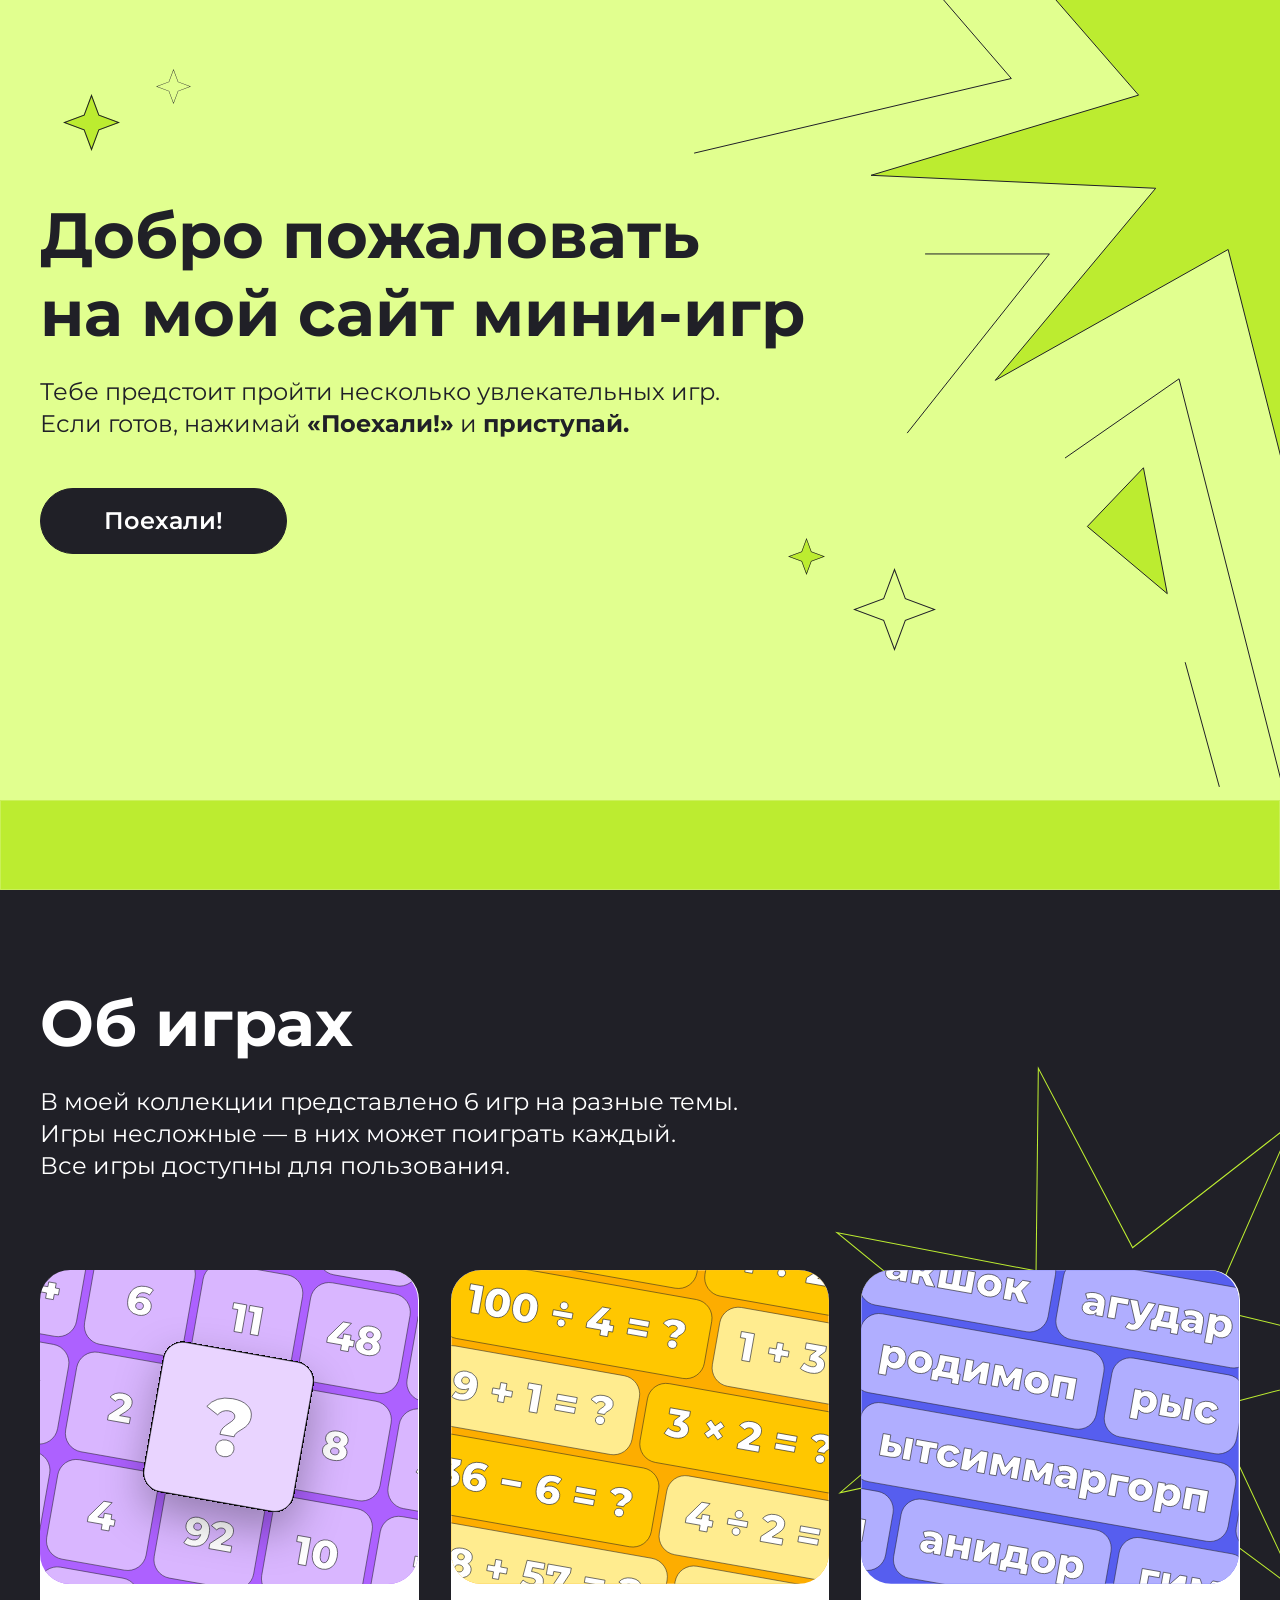
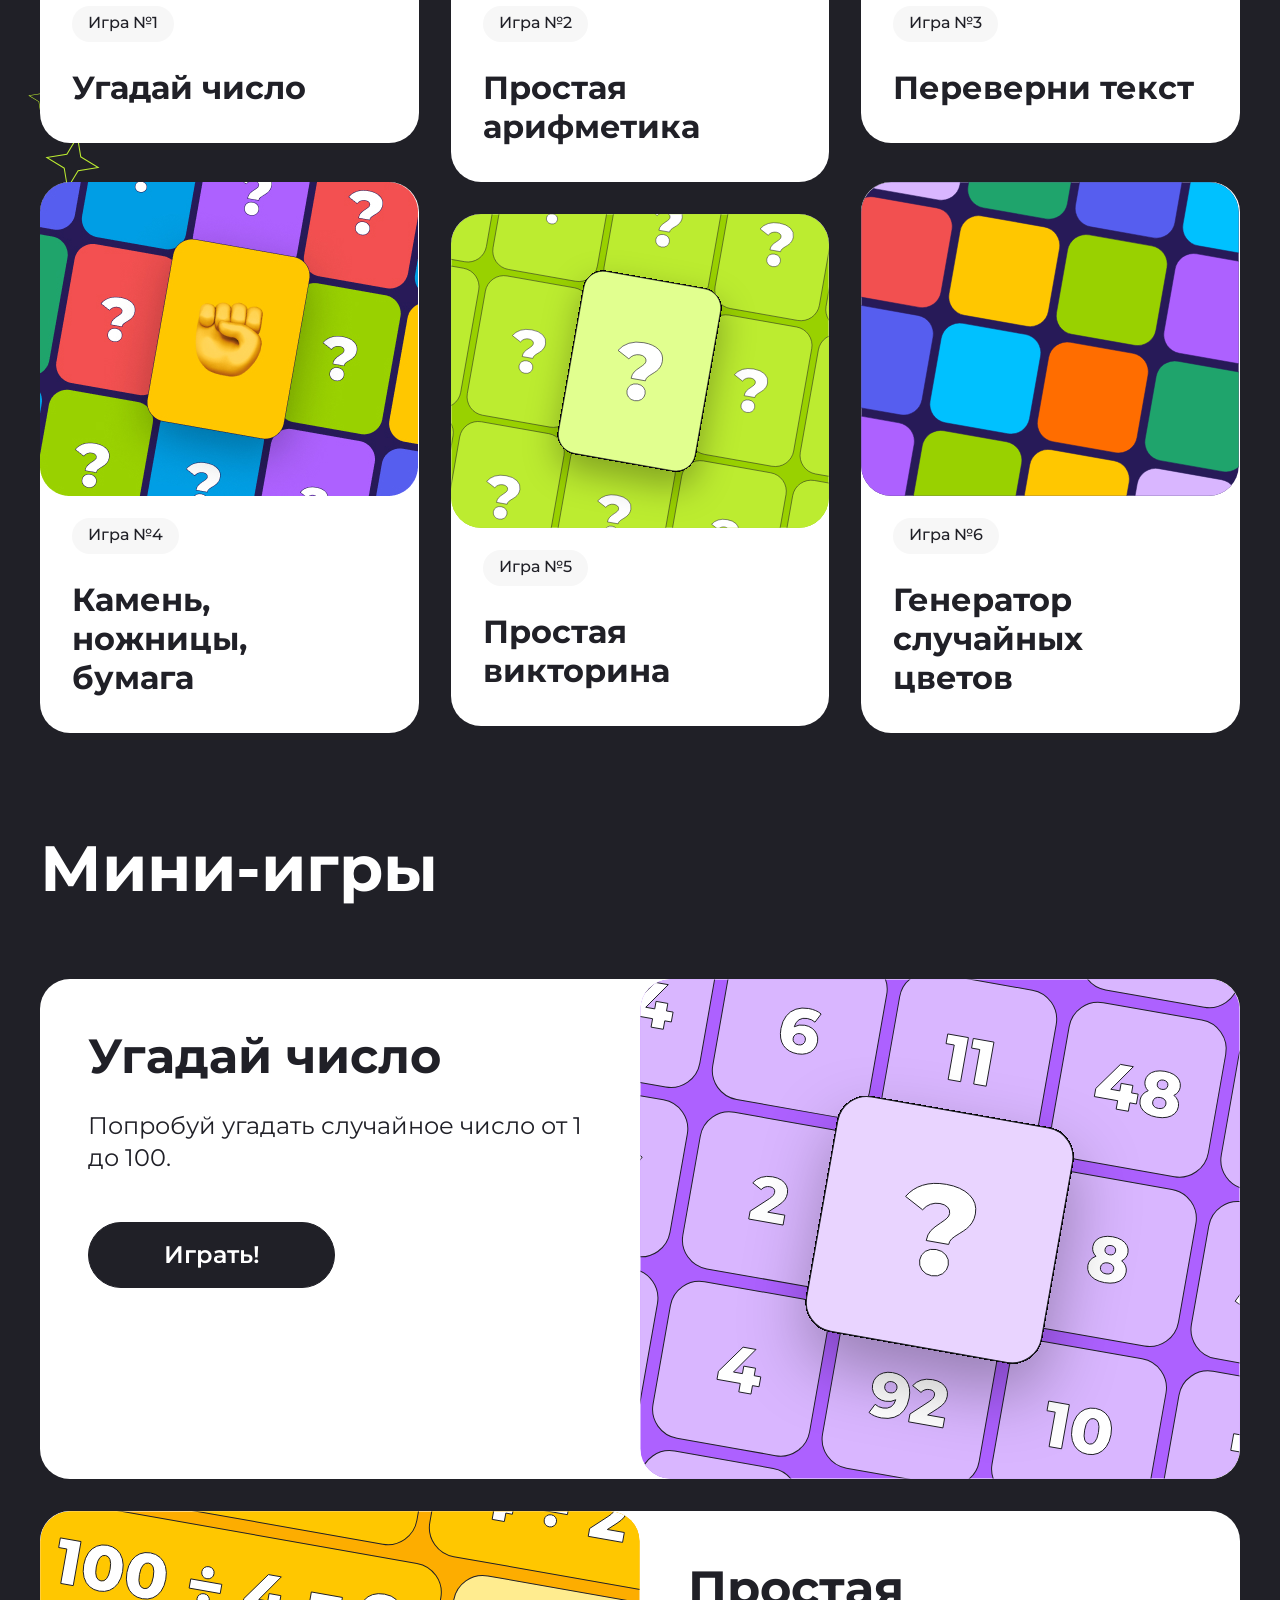
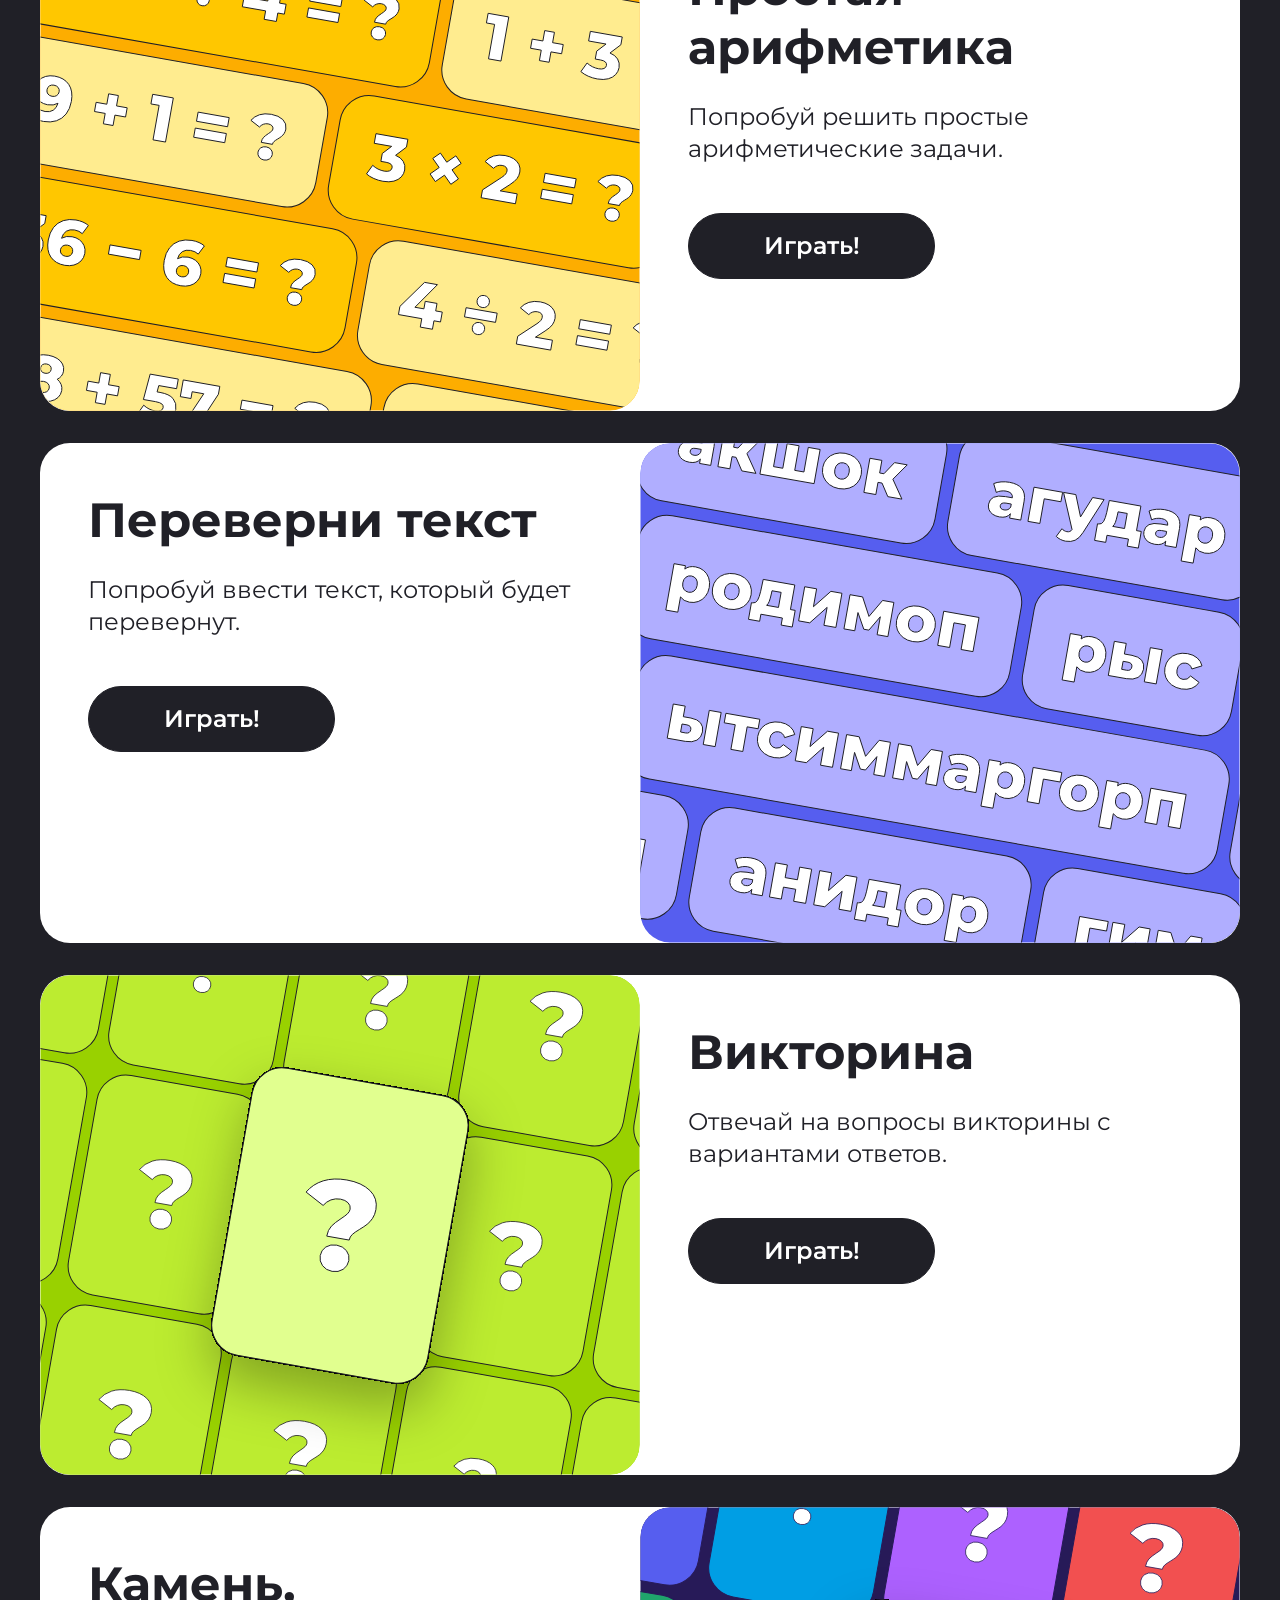
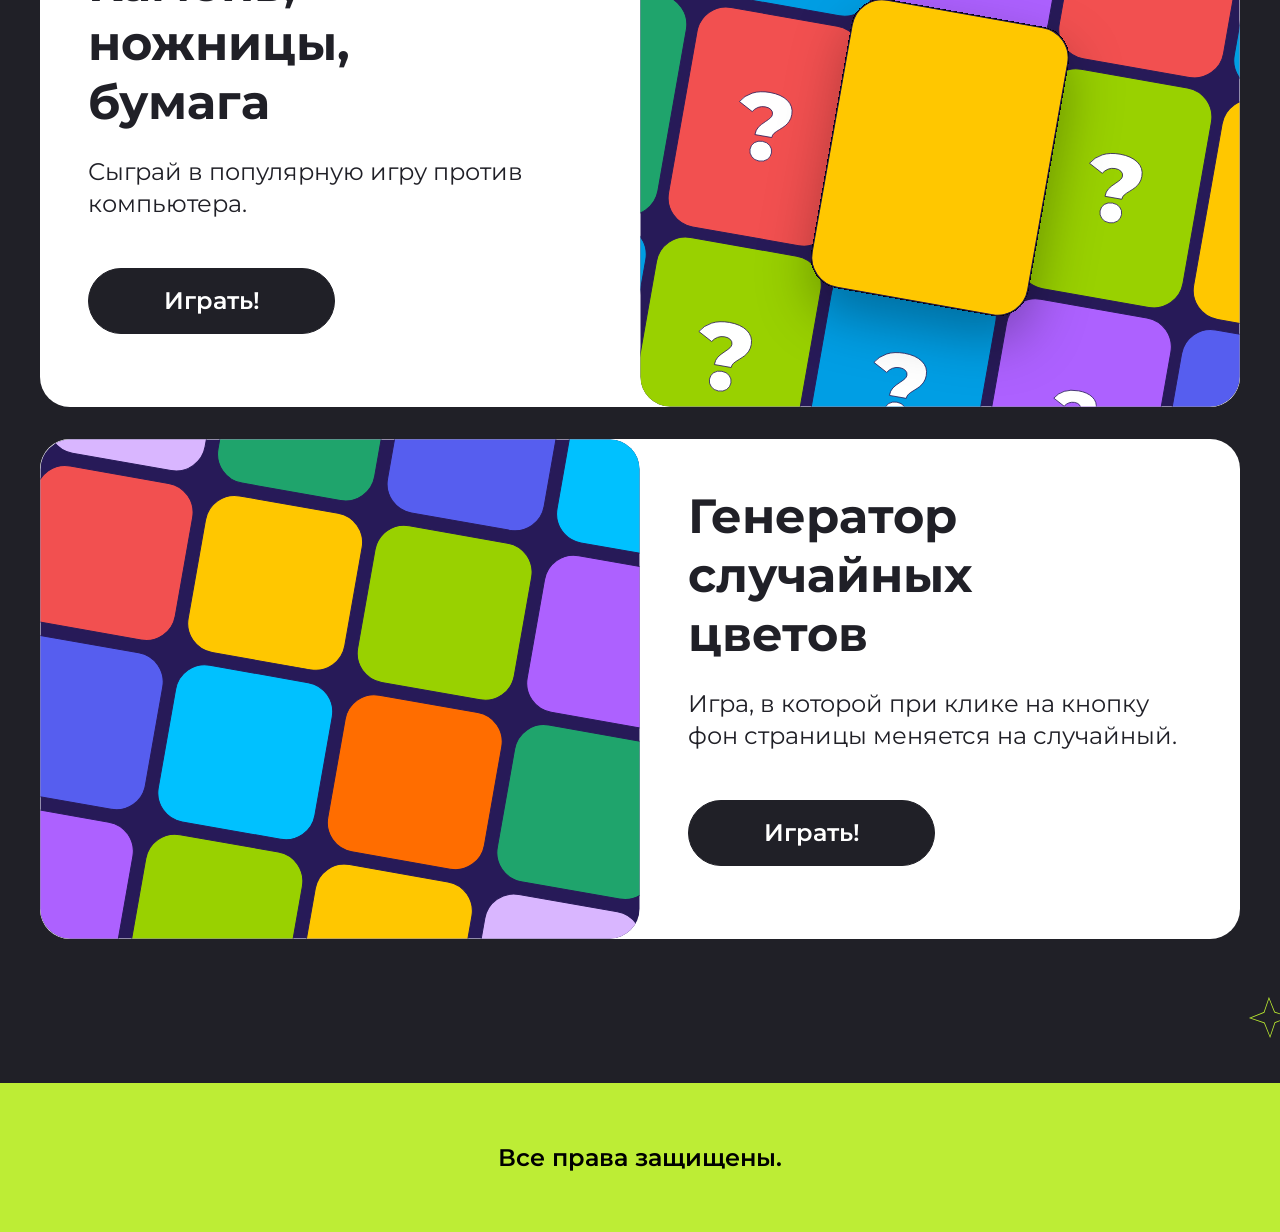
<file: index.html>
<!DOCTYPE html>
<html lang="en">

<head>
    <meta charset="UTF-8">
    <meta name="viewport" content="width=device-width, initial-scale=1.0">
    <title>Mini games Site</title>
    <link rel="preconnect" href="https://fonts.googleapis.com">
    <link rel="preconnect" href="https://fonts.gstatic.com" crossorigin>
    <link href="https://fonts.googleapis.com/css2?family=Montserrat:ital,wght@0,100..900;1,100..900&display=swap"
        rel="stylesheet">
    <link rel="stylesheet" href="style.css">
</head>

<body>
    <header class="header">
        <img class="header__bigstar" src="./gamesitepics/stargroup.svg" alt="stars">
        <img class="header__smallstar1" src="./gamesitepics/Star_2.svg" alt="smallstar">
        <img class="header__smallstar2" src="./gamesitepics/Star_4.svg" alt="smallstar">
        <img class="header__smallstar3" src="./gamesitepics/Star_4.svg" alt="smallstar">
        <img class="header__smallstar4" src="./gamesitepics/Star_2.svg" alt="smallstar">

        <div class="menu-mobile">
            <img class="mobilestar" src="./gamesitepics/mobilestar.svg" alt="mobilestar">
        </div>

        <section class="head center">
            <h1 class="head__heading center">Добро пожаловать <br> на мой сайт мини-игр</h1>
            <p class="head__paragraph center">Тебе предстоит пройти несколько увлекательных игр. Если готов, нажимай
                <b>«Поехали!»</b> и <b>приступай.</b>
            </p>
            <a class="button head__button center" href="#game-box">Поехали!</a>
        </section>
    </header>

    <section class="line">
        <div class="line__box">

        </div>
    </section>

    <section class="game-box center" id="game-box">
        <div class="game-box__desc">
            <img class="game-box__star1" src="./gamesitepics/Star_1.svg" alt="star">
            <img class="game-box__star2" src="./gamesitepics/Star_green.svg" alt="star">
            <img class="game-box__star3" src="./gamesitepics/Star_green.svg" alt="star">
            <section class="center">
                <h2 class="game-box__heading">Об играх</h2>
                <p class="game-box__paragraph">В моей коллекции представлено 6 игр на разные темы.
                    <br>Игры несложные — в них может поиграть каждый.
                    <br>Все игры доступны для пользования.
                </p>
            </section>
        </div>
        <section class="game center">
            <a class="game__item game__item_1" href="#chislo">
                <div class="game__item-box">
                    <p class="game__item-number">Игра №1</p>
                    <h3 class="game__item-name">Угадай число</h3>
                </div>
            </a>
            <a class="game__item game__item_2 game__item_big" href="#simple">
                <div class="game__item-box">
                    <p class="game__item-number">Игра №2</p>
                    <h3 class="game__item-name">Простая арифметика</h3>
                </div>
            </a>
            <a class="game__item game__item_3" href="#text">
                <div class="game__item-box">
                    <p class="game__item-number">Игра №3</p>
                    <h3 class="game__item-name">Переверни текст</h3>
                </div>
            </a>
            <a class="game__item game__item_4 game__item_biggest" href="#stone">
                <div class="game__item-box">
                    <p class="game__item-number">Игра №4</p>
                    <h3 class="game__item-name">Камень, ножницы, <br>бумага</h3>
                </div>
            </a>
            <a class="game__item game__item_5 game__item_big" href="#viktorina">
                <div class="game__item-box">
                    <p class="game__item-number">Игра №5</p>
                    <h3 class="game__item-name">Простая викторина</h3>
                </div>
            </a>
            <a class="game__item game__item_6 game__item_biggest" href="#colors">
                <div class="game__item-box">
                    <p class="game__item-number">Игра №6</p>
                    <h3 class="game__item-name">Генератор случайных цветов</h3>
                </div>
            </a>
        </section>
    </section>

    <section class="games-box center">
        <div>
            <img class="games-box__star1" src="./gamesitepics/Star_green.svg" alt="star">
            <img class="games-box__star2" src="./gamesitepics/Star_green.svg" alt="star">
            <h2 class="games-box__heading">Мини-игры</h2>
        </div>

        <section class="games">
            <div class="games__item" id="chislo">

                <div class="games__item-box">
                    <h2 class="games__item-name">Угадай число</h2>
                    <p class="games__item-desc">Попробуй угадать случайное число от 1 до 100.</p>
                    <button onclick="guessNumberGame()" class="button games__item-button">Играть!</button>
                </div>

                <img class="games__item-image" src="./gamesitepics/game_1_1.svg" alt="game">

            </div>
            <div class="games__item  games__item-mobile" id="simple">

                <img class="games__item-image" src="./gamesitepics/game_2_2.svg" alt="game">

                <div class="games__item-box">
                    <h2 class="games__item-name">Простая арифметика</h2>
                    <p class="games__item-desc">Попробуй решить простые арифметические задачи.</p>
                    <button onclick="startGame()" class="button games__item-button">Играть!</button>
                </div>

            </div>
            <div class="games__item" id="text">

                <div class="games__item-box">
                    <h2 class="games__item-name">Переверни текст</h2>
                    <p class="games__item-desc">Попробуй ввести текст, который будет перевернут.</p>
                    <button onclick="reverseTextGame()" class="button games__item-button">Играть!</button>
                </div>

                <img class="games__item-image" src="./gamesitepics/game_3_3.svg" alt="game">

            </div>
            <div class="games__item games__item-mobile" id="viktorina">

                <img class="games__item-image" src="./gamesitepics/game_4_4.svg" alt="game">

                <div class="games__item-box">
                    <h2 class="games__item-name">Викторина</h2>
                    <p class="games__item-desc">Отвечай на вопросы викторины с вариантами ответов.</p>
                    <button onclick="runQuiz()" class="button games__item-button">Играть!</button>
                </div>

            </div>
            <div class="games__item" id="stone">

                <div class="games__item-box">
                    <h2 class="games__item-name">Камень, <br>ножницы, <br>бумага</h2>
                    <p class="games__item-desc">Сыграй в популярную игру против компьютера.</p>
                    <button onclick="stoneCutterPaper()" class="button games__item-button">Играть!</button>
                </div>

                <img class="games__item-image" src="./gamesitepics/game_5_5.svg" alt="game">

            </div>
            <div class="games__item games__item-mobile" id="colors">

                <img class="games__item-image" src="./gamesitepics/game_6_6.svg" alt="game">

                <div class="games__item-box">
                    <h2 class="games__item-name">Генератор случайных <br>цветов</h2>
                    <p class="games__item-desc">Игра, в которой при клике на кнопку фон страницы меняется на случайный.
                    </p>
                    <a class="button games__item-button" href="./hw10-js/game6.html">Играть!</a>
                </div>

            </div>
        </section>

        <div>
            <img class="games-box__star3" src="./gamesitepics/Star_green.svg" alt="star">
            <img class="games-box__star4" src="./gamesitepics/Star_green.svg" alt="star">
        </div>

    </section>

    <footer class="footer">
        <h3 class="footer-content">Все права защищены.</h3>
    </footer>

    <script>
        function guessNumberGame() {
            const number = 88;
            let userGuess;

            while (userGuess !== number) {
                userGuess = Number(prompt("Угадайте число от 1 до 100:"));

                if (userGuess < number) {
                    alert("Загаданное число больше.");
                } else if (userGuess > number) {
                    alert("Загаданное число меньше.");
                } else {
                    alert("Поздравляю! Вы угадали число!");
                }
            }
        }
    </script>

    <script>
        function generateQuestion() {
            const operations = ['+', '-', '*', '/'];
            const operation = operations[Math.floor(Math.random() * operations.length)];
            const num1 = Math.floor(Math.random() * 10) + 1;
            const num2 = Math.floor(Math.random() * 10) + 1;
            let question = '';
            let correctAnswer;
            if (operation === '+') {
                question = `${num1} + ${num2}`;
                correctAnswer = num1 + num2;
            } else if (operation === '-') {
                question = `${num1} - ${num2}`;
                correctAnswer = num1 - num2;
            } else if (operation === '*') {
                question = `${num1} * ${num2}`;
                correctAnswer = num1 * num2;
            } else if (operation === '/') {
                question = `${num1 * num2} / ${num2}`;
                correctAnswer = num1;
            }

            return { question, correctAnswer };
        }
        function startGame() {
            const { question, correctAnswer } = generateQuestion();
            const userAnswer = parseFloat(prompt(`Решите задачу: ${question}`));
            if (userAnswer === correctAnswer) {
                alert("Верно! Молодец!");
            } else {
                alert(`Неверно! Правильный ответ: ${correctAnswer}`);
            }
        }
    </script>

    <script>
        function reverseTextGame() {
            const userInput = prompt("Введи текст:");
            const upperCaseInput = userInput.toUpperCase();
            const reversed = upperCaseInput.split('').reverse().join('');
            alert("Перевёрнутый текст: " + reversed);
        }
    </script>

    <script>
        function runQuiz() {
            const quiz = [
                {
                    question: "Какой цвет небо?",
                    options: ["1. Красный", "2. Синий", "3. Зеленый"],
                    correctAnswer: 2
                },
                {
                    question: "Сколько дней в неделе?",
                    options: ["1. Шесть", "2. Семь", "3. Восемь"],
                    correctAnswer: 2
                },
                {
                    question: "Сколько у человека пальцев на одной руке?",
                    options: ["1. Четыре", "2. Пять", "3. Шесть"],
                    correctAnswer: 2
                }
            ];

            let correctAnswersCount = 0;

            for (let i = 0; i < quiz.length; i++) {
                const question = quiz[i];

                let userAnswer = prompt(`${question.question}\n${question.options.join("\n")}`);

                userAnswer = parseInt(userAnswer);

                if (userAnswer === question.correctAnswer) {
                    correctAnswersCount++;
                }
            }

            alert(`Ты правильно ответил на ${correctAnswersCount} из ${quiz.length} вопросов.`);
        }
    </script>

    <script>
        function stoneCutterPaper() {
            const choices = ["камень", "ножницы", "бумага"];
            const userChoice = prompt("Выберите: камень, ножницы или бумага").toLowerCase();

            if (!choices.includes(userChoice)) {
                alert("Неверный выбор. Попробуйте еще раз.");
            } else {
                const computerChoice = choices[Math.floor(Math.random() * choices.length)];
                let result = "";

                if (userChoice === computerChoice) {
                    result = "Ничья!";
                } else if (
                    (userChoice === "камень" && computerChoice === "ножницы") ||
                    (userChoice === "ножницы" && computerChoice === "бумага") ||
                    (userChoice === "бумага" && computerChoice === "камень")
                ) {
                    result = "Вы победили!";
                } else {
                    result = "Вы проиграли.";
                }

                alert(`Вы выбрали: ${userChoice}\nКомпьютер выбрал: ${computerChoice}\n${result}`);
            }
        }
    </script>

</body>

</html>
</file>
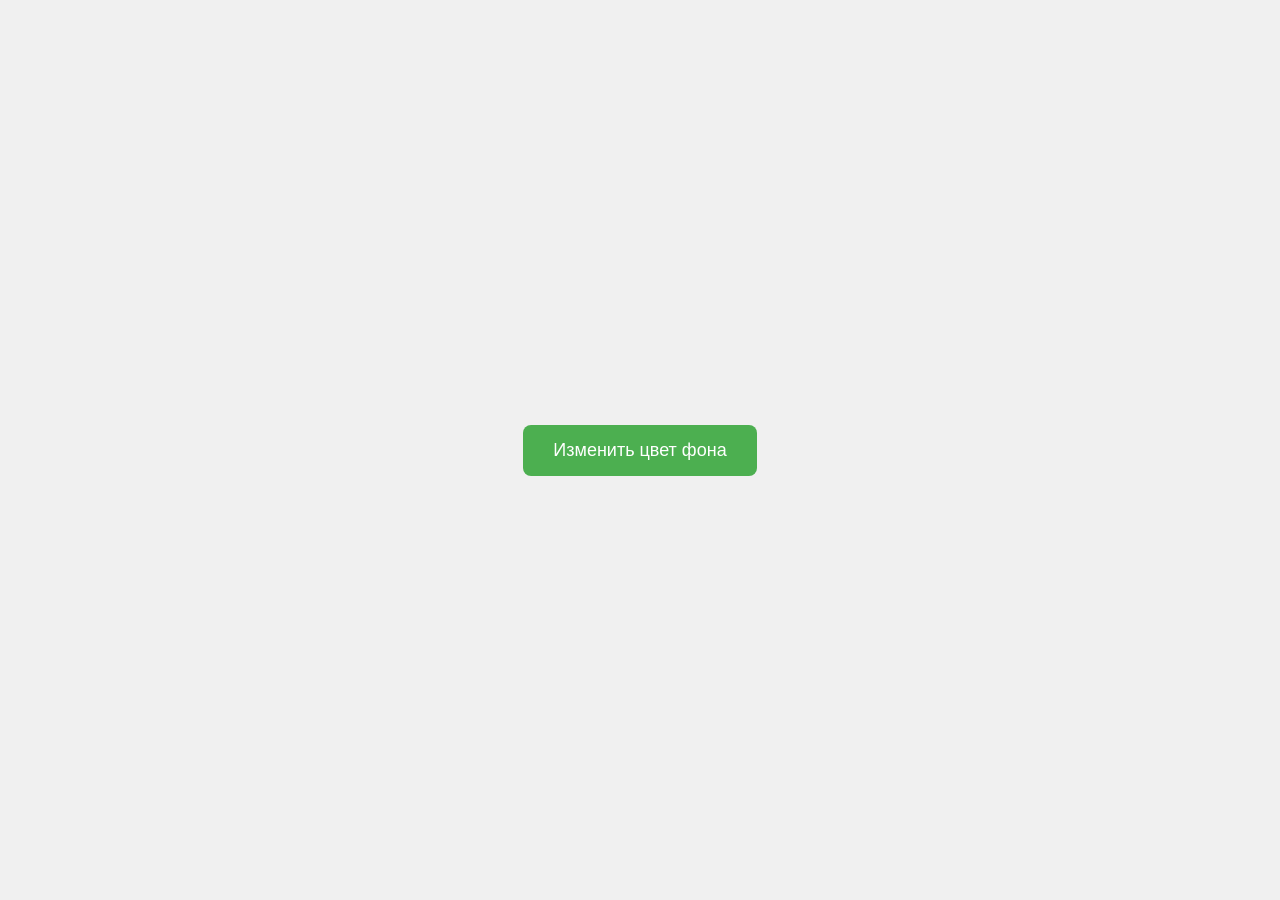
<file: hw10-js/game6.html>
<!DOCTYPE html>
<html lang="en">
<head>
    <meta charset="UTF-8">
    <meta name="viewport" content="width=device-width, initial-scale=1.0">
    <title>Генератор случайных цветов</title>
    <style>
        body {
          font-family: Arial, sans-serif;
          text-align: center;
          margin: 0;
          padding: 0;
          height: 100vh;
          display: flex;
          justify-content: center;
          align-items: center;
          background-color: #f0f0f0;
        }
    
        button {
          padding: 15px 30px;
          font-size: 18px;
          background-color: #4CAF50;
          color: white;
          border: none;
          border-radius: 8px;
          cursor: pointer;
          transition: background-color 0.3s, transform 0.2s;
        }
    
        button:hover {
          background-color: #45a049;
        }
    
        button:active {
          transform: scale(0.95);
        }
      </style>
</head>
<body>
    <button id="changeColorBtn">Изменить цвет фона</button>
    <script src="game6.js"></script>
</body>
</html>
</file>
<file: style.css>
* {
  margin: 0;
  padding: 0;
  box-sizing: border-box;
}

body {
  font-family: "Montserrat", sans-serif;
  font-optical-sizing: auto;
  font-weight: normal;
  font-style: normal;
}

button {
  cursor: pointer;
  font-family: inherit;
}

.center {
  padding-left: calc(50% - 600px);
  padding-right: calc(50% - 600px);
}

.header {
  height: 800px;
  width: 100%;
  background: rgb(225, 255, 143);
  background-repeat: no-repeat;
  overflow: hidden;
  position: relative;
}
.header__bigstar {
  position: absolute;
  width: 1074px;
  height: 1130.46px;
  right: -488px;
  top: -333.46px;
  bottom: 3px;
}
.header__smallstar1 {
  position: absolute;
  width: 57px;
  height: 57px;
  left: 63px;
  top: 94px;
  color: rgb(188, 236, 48);
}
.header__smallstar2 {
  position: absolute;
  width: 83px;
  height: 83px;
  left: calc(100% - 427px);
  top: calc(100% - 232px);
}
.header__smallstar3 {
  position: absolute;
  width: 35px;
  height: 35px;
  left: 156px;
  top: 69px;
}
.header__smallstar4 {
  position: absolute;
  width: 37px;
  height: 37px;
  left: calc(100% - 492px);
  top: calc(100% - 262px);
  box-sizing: border-box;
  color: rgb(188, 236, 48);
}

.menu-mobile {
  display: none;
}

.head {
  display: flex;
  flex-wrap: wrap;
  flex-direction: column;
  justify-content: flex-start;
  padding-top: 196px;
  display: flex;
  flex-direction: column;
}
.head__heading {
  color: rgb(32, 32, 39);
  font-size: 64px;
  font-weight: 700;
  line-height: 78px;
  letter-spacing: 0px;
  text-align: left;
}
.head__paragraph {
  max-width: 720px;
  color: rgb(32, 32, 39);
  font-size: 24px;
  font-weight: 400;
  line-height: 32px;
  letter-spacing: 0px;
  text-align: left;
  margin-top: 24px;
}
.head__paragraph_mobile {
  display: none;
}

.button {
  width: 247px;
  height: 66px;
  margin-top: 48px;
  display: flex;
  flex-direction: row;
  justify-content: center;
  align-items: center;
  gap: 10;
  padding: 16px 28px 16px 28px;
  box-sizing: border-box;
  border: 1px solid rgb(32, 32, 39);
  border-radius: 60px;
  background: rgb(32, 32, 39);
  color: rgb(255, 255, 255);
  font-size: 24px;
  font-weight: 600;
  line-height: 142%;
  letter-spacing: 0%;
  text-align: center;
  text-decoration: none;
}

.button:hover {
  background: rgb(252, 252, 252);
  color: black;
}

.line {
  position: relative;
  width: 100%;
  height: 90px;
  display: flex;
  flex-direction: column;
  justify-content: flex-start;
  align-items: flex-start;
  gap: 10;
  box-sizing: border-box;
  border: 1px solid rgba(255, 255, 255, 0.2);
  -webkit-backdrop-filter: blur(50px);
          backdrop-filter: blur(50px);
  background: rgb(188, 236, 48);
}

.game-box {
  position: relative;
  background: rgb(32, 32, 39);
  display: flex;
  flex-direction: column;
  justify-content: flex-start;
  gap: 24;
  overflow: hidden;
}
.game-box__star1 {
  position: absolute;
  width: 585px;
  height: 585px;
  left: calc(100% - 457px);
  top: calc(100% - 1324px);
  transform: rotate(-6.77deg);
}
.game-box__star2 {
  position: absolute;
  width: 55px;
  height: 55px;
  left: 45px;
  top: calc(100% - 648px);
  transform: rotate(5.45deg);
}
.game-box__star3 {
  position: absolute;
  width: 31px;
  height: 31px;
  left: 28px;
  top: calc(100% - 700px);
  transform: rotate(5.45deg);
}
.game-box__desc {
  display: flex;
  flex-direction: column;
  padding-top: 94px;
}
.game-box__heading {
  align-items: center;
  color: rgb(255, 255, 255);
  font-family: inherit;
  font-size: 64px;
  font-weight: 700;
  line-height: 78px;
  letter-spacing: 0px;
  text-align: left;
}
.game-box__paragraph {
  align-items: center;
  order: 1;
  flex-grow: 0;
  margin: 24px 0px;
  color: rgb(255, 255, 255);
  font-family: inherit;
  font-size: 24px;
  font-weight: 400;
  line-height: 32px;
  letter-spacing: 0px;
  text-align: left;
}

.game {
  display: grid;
  gap: 32px;
  grid-template-columns: repeat(12, 1fr);
  justify-content: space-between;
  margin-top: 64px;
  margin-bottom: 50px;
}
.game__item {
  height: 473px;
  grid-column: span 4;
  background-color: white;
  color: black;
  font-style: normal;
  font-size: 34px;
  font-weight: 600;
  line-height: 41px;
  display: flex;
  justify-content: start;
  align-items: end;
  z-index: 1;
  border-radius: 30px;
  text-decoration: none;
}
.game__item_big {
  height: 512px;
}
.game__item_biggest {
  height: 551px;
  margin-top: -32px;
}
.game__item_1 {
  background-image: url(./gamesitepics/game_1.svg);
  background-repeat: no-repeat;
}
.game__item_2 {
  background-image: url(./gamesitepics/game_2.svg);
  background-repeat: no-repeat;
}
.game__item_3 {
  background-image: url(./gamesitepics/game_3.svg);
  background-repeat: no-repeat;
}
.game__item_4 {
  background-image: url(./gamesitepics/game_4.jpg);
  background-repeat: no-repeat;
}
.game__item_5 {
  background-image: url(./gamesitepics/game_5.svg);
  background-repeat: no-repeat;
}
.game__item_6 {
  background-image: url(./gamesitepics/game_6.svg);
  background-repeat: no-repeat;
}
.game__item-box {
  display: flex;
  flex-direction: column;
  row-gap: 26px;
  justify-content: flex-start;
  align-items: flex-start;
  padding: 32px 32px 36px 32px;
}
.game__item-number {
  box-sizing: border-box;
  display: flex;
  flex-direction: row;
  justify-content: center;
  padding: 8px 16px 10px 16px;
  border-radius: 52.58px;
  background: rgb(247, 247, 247);
  color: rgb(32, 32, 39);
  font-family: Montserrat;
  font-size: 16px;
  font-weight: 500;
  line-height: 110%;
  letter-spacing: 0px;
  text-align: left;
}
.game__item-name {
  color: rgb(32, 32, 39);
  font-family: Montserrat;
  font-size: 32px;
  font-weight: 700;
  line-height: 39px;
  letter-spacing: 0px;
  text-align: left;
}
.game__item:hover {
  transform: scale(1.1);
}

.games-box {
  position: relative;
  height: 100%;
  background: rgb(32, 32, 39);
  display: flex;
  flex-direction: column;
  justify-content: flex-start;
  overflow: hidden;
}
.games-box__star1 {
  position: absolute;
  width: 35.15px;
  height: 35.15px;
  left: 1281.33px;
  margin-top: 93px;
}
.games-box__star2 {
  position: absolute;
  width: 68.86px;
  height: 68.86px;
  left: 1326.54px;
  margin-top: 126px;
}
.games-box__star3 {
  position: absolute;
  width: 69px;
  height: 69px;
  left: 1319px;
  bottom: 65px;
  transform: rotate(-5.45deg);
}
.games-box__star4 {
  position: absolute;
  width: 41px;
  height: 41px;
  left: 1249px;
  bottom: 45px;
  transform: rotate(-7.08deg);
}
.games-box__heading {
  color: rgb(255, 255, 255);
  font-size: 64px;
  font-weight: 700;
  line-height: 78px;
  letter-spacing: 0px;
  text-align: left;
  margin-top: 46px;
}

.games {
  display: grid;
  gap: 32px;
  grid-template-columns: repeat(12, 1fr);
  margin-top: 72px;
  margin-bottom: 144px;
}
.games__item {
  width: 100%;
  grid-column: span 12;
  background-color: white;
  color: black;
  display: flex;
  flex-direction: row;
  justify-content: space-between;
  align-items: flex-start;
  border-radius: 30px;
}
.games__item-box {
  display: flex;
  flex-direction: column;
  max-width: 600px;
  max-height: 500px;
  justify-content: flex-start;
  align-items: flex-start;
  padding: 48px;
}
.games__item-name {
  color: rgb(32, 32, 39);
  font-size: 48px;
  font-weight: 700;
  line-height: 59px;
  letter-spacing: 0px;
  text-align: left;
}
.games__item-desc {
  color: rgb(32, 32, 39);
  font-size: 24px;
  font-weight: 400;
  line-height: 32px;
  letter-spacing: 0px;
  text-align: left;
  padding-top: 24px;
}
.games__item-image {
  display: flex;
  max-height: 500px;
  border-radius: 30px;
}

.footer {
  background: rgb(189, 237, 53);
}
.footer-content {
  padding: 60px;
  color: rgb(0, 0, 0);
  font-size: 24px;
  font-weight: 600;
  line-height: 29px;
  letter-spacing: 0px;
  text-align: center;
}

@media (max-width: 767px) {
  * {
    margin: 0;
    padding: 0;
  }
  .center {
    padding-left: 16px;
    padding-right: 16px;
  }
  .header {
    padding-left: 16px;
    padding-right: 16px;
    height: 649px;
  }
  .header__bigstar {
    display: none;
  }
  .header__smallstar1 {
    width: 35px;
    height: 35px;
    left: 38px;
    top: 97px;
  }
  .header__smallstar2 {
    width: 39px;
    height: 41px;
    left: 304px;
    top: 580px;
  }
  .header__smallstar3 {
    width: 21px;
    height: 21px;
    left: 92px;
    top: 64px;
  }
  .header__smallstar4 {
    width: 18px;
    height: 18px;
    left: 273px;
    top: 557px;
  }
  .menu-mobile {
    display: block;
  }
  .mobilestar {
    position: absolute;
    width: 223.52px;
    height: 238.57px;
    left: 240px;
    top: -90px;
    transform: rotate(108.68deg);
  }
  .head {
    flex-direction: row;
    justify-content: center;
    padding-top: 147px;
  }
  .head__heading {
    color: rgb(32, 32, 39);
    font-size: 40px;
    line-height: 49px;
    letter-spacing: 0px;
    text-align: center;
  }
  .head__paragraph {
    justify-content: center;
    align-items: center;
    padding: 0px;
    font-size: 16px;
    line-height: 20px;
    letter-spacing: 0px;
    text-align: center;
    -moz-column-break-before: unset;
         break-before: unset;
  }
  .button {
    margin-top: 32px;
    width: 285px;
    height: 55px;
    font-size: 16px;
    font-weight: 600;
    line-height: 142%;
    letter-spacing: 0%;
    text-align: center;
  }
  .line {
    height: 51px;
  }
  .game-box {
    display: none;
  }
  .games {
    margin-top: 48px;
    margin-bottom: 49px;
    gap: 24px;
  }
  .games-box__heading {
    font-size: 40px;
    font-weight: 700;
    line-height: 49px;
    letter-spacing: 0px;
    text-align: left;
  }
  .games__item {
    display: flex;
    flex-direction: column-reverse;
    max-width: 343px;
  }
  .games__item-mobile {
    display: flex;
    flex-direction: column;
  }
  .games__item-box {
    padding: 29px 29px 32px 29px;
  }
  .games__item-image {
    width: 343px;
    height: 285px;
  }
  .games__item-name {
    font-size: 32px;
    font-weight: 700;
    line-height: 39px;
    letter-spacing: 0px;
    text-align: left;
  }
  .games__item-desc {
    font-size: 16px;
    font-weight: 400;
    line-height: 20px;
    letter-spacing: 0px;
    text-align: left;
    padding-top: 16px;
  }
}/*# sourceMappingURL=style.css.map */
</file>
